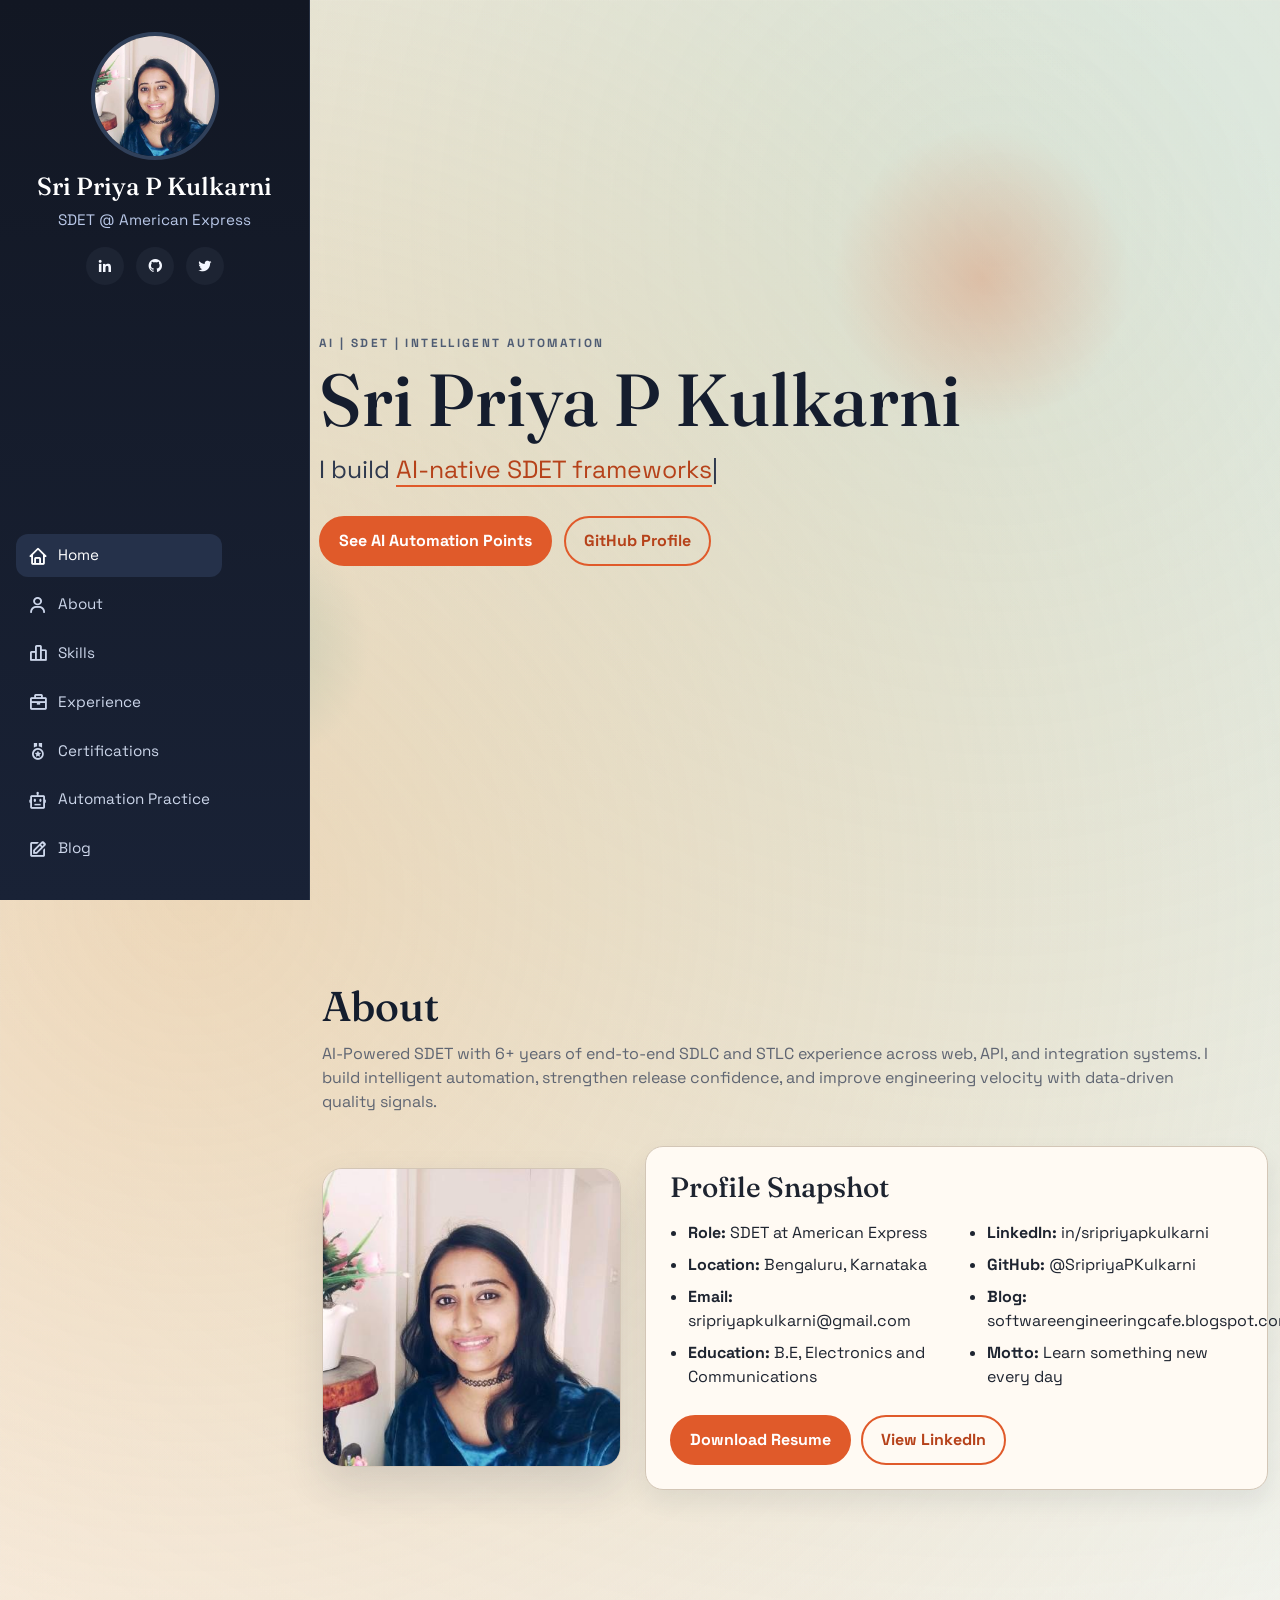
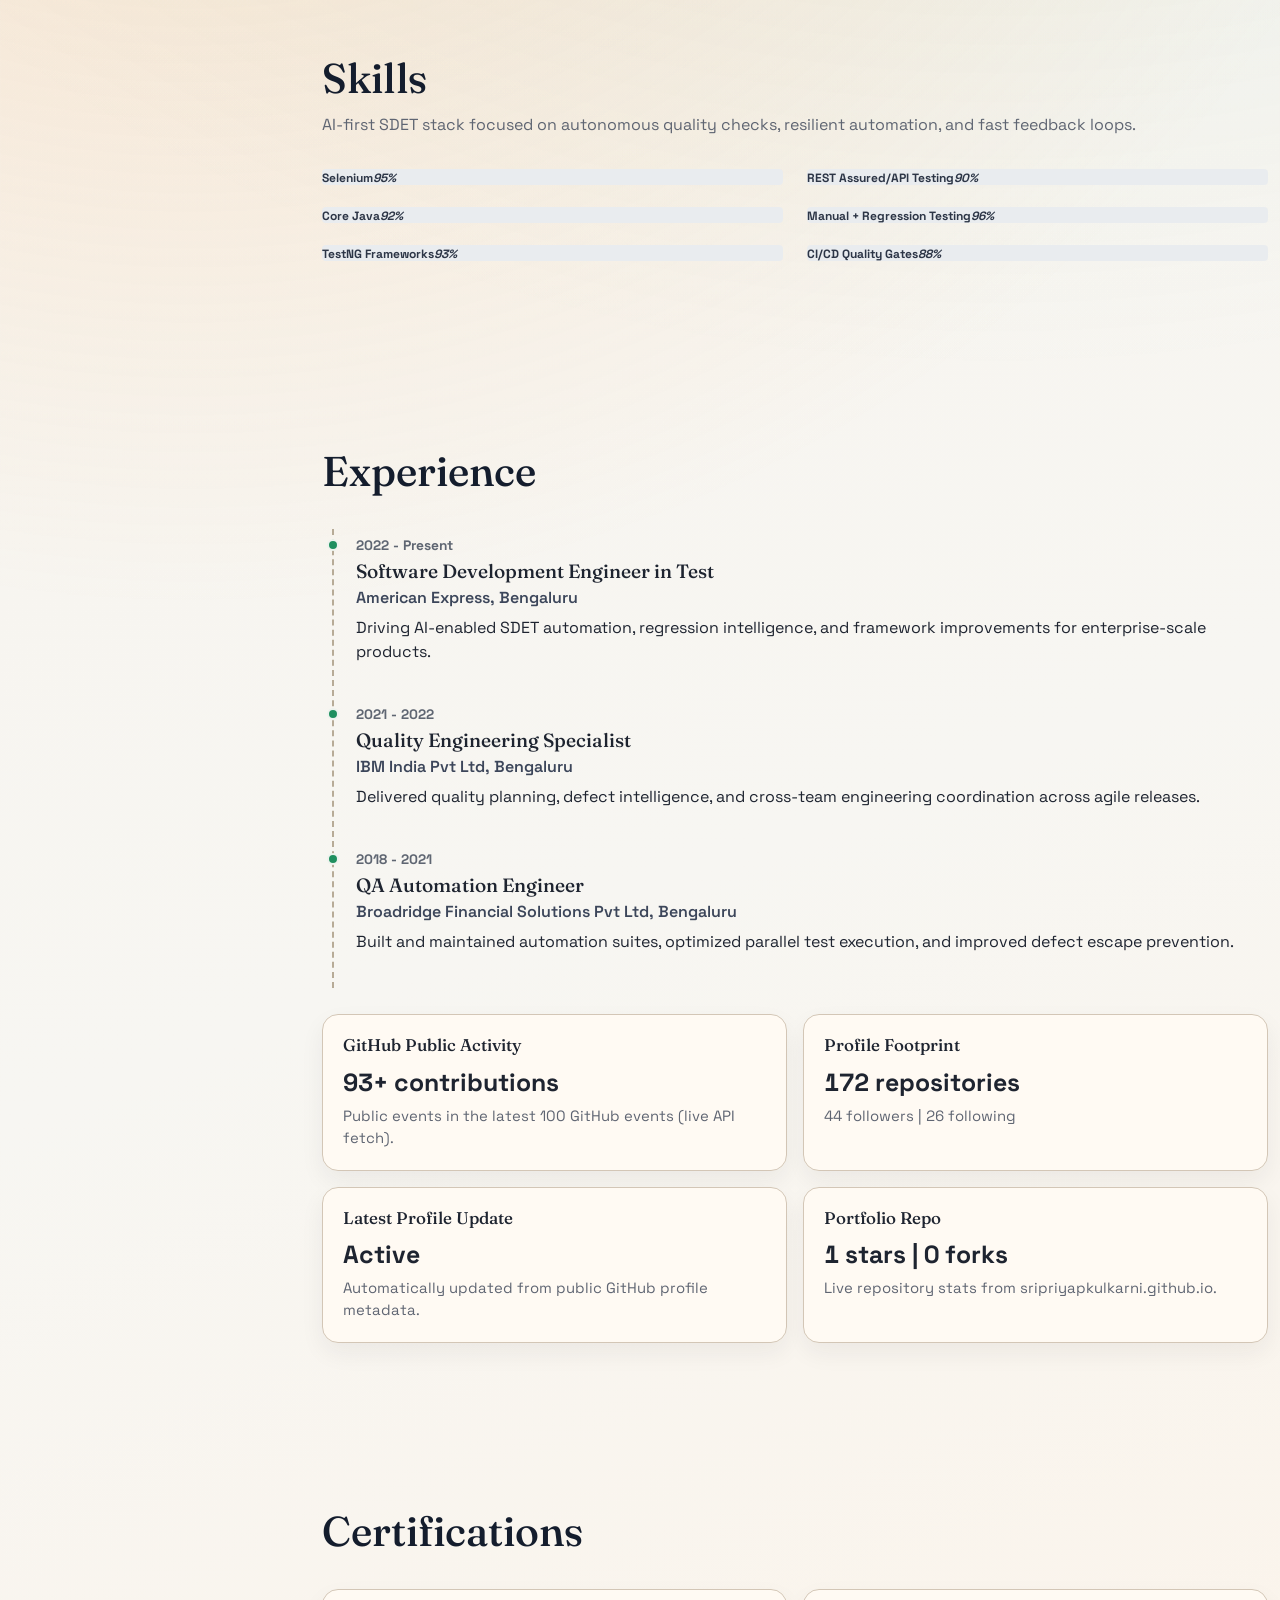
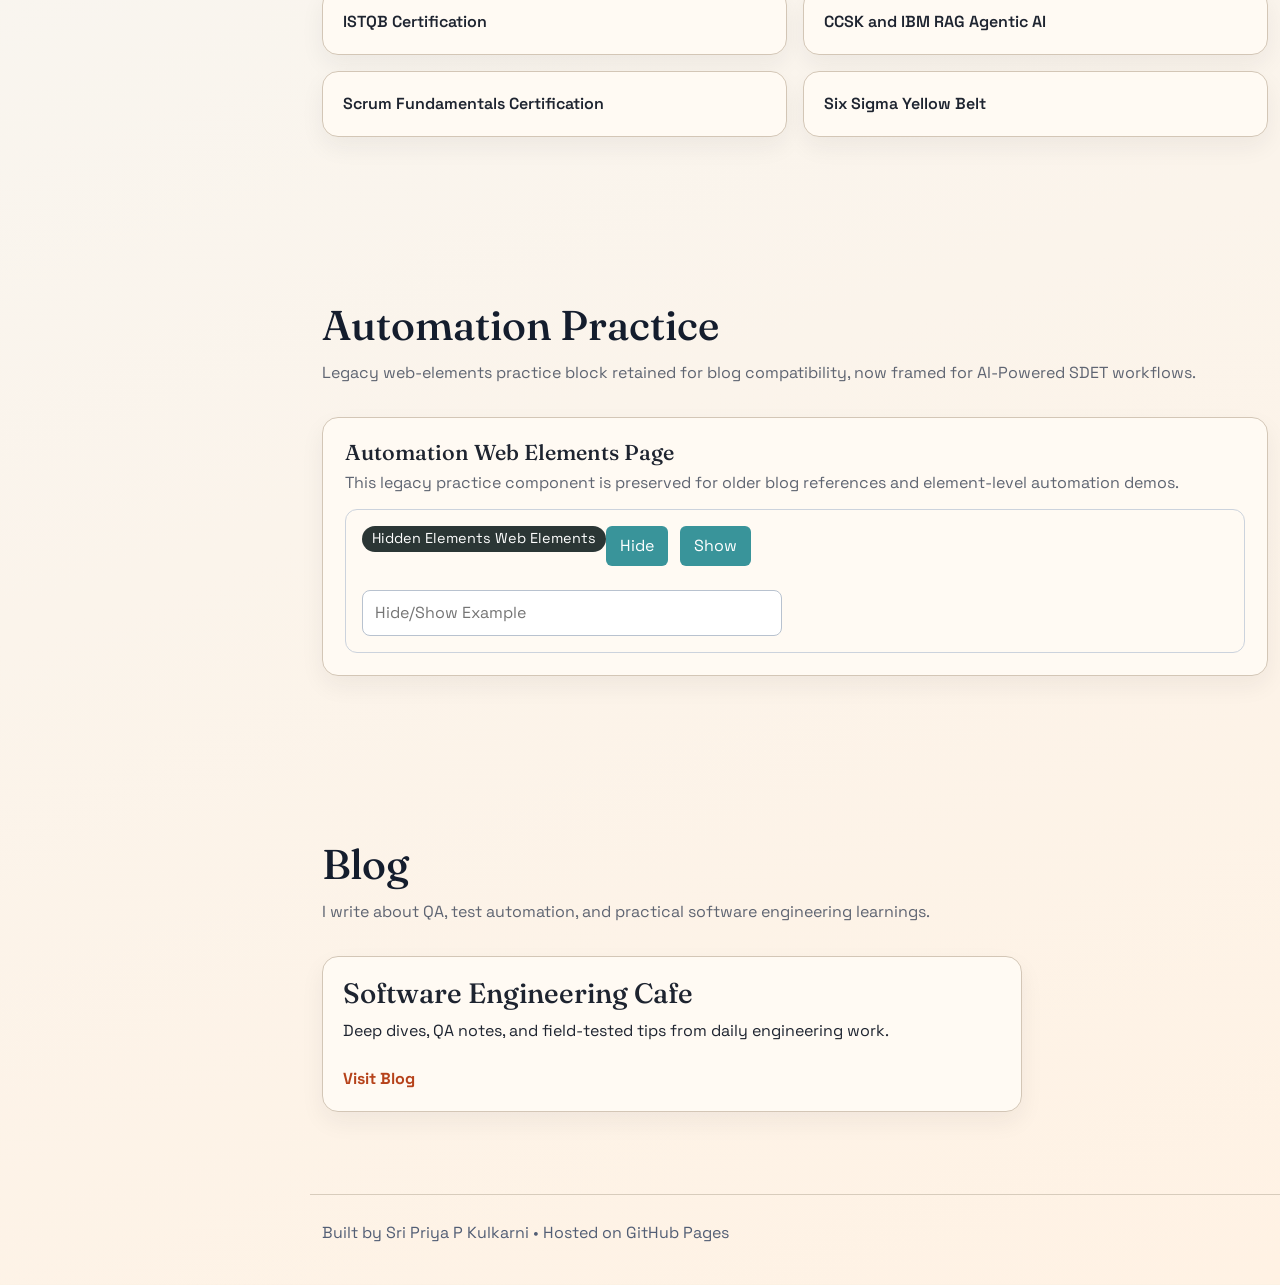
<file: index.html>
<!DOCTYPE html>
<html lang="en">
<head>
  <meta charset="utf-8">
  <meta content="width=device-width, initial-scale=1.0" name="viewport">
  <title>Sri Priya P Kulkarni | AI-Powered SDET Portfolio</title>
  <meta name="description" content="Portfolio of Sri Priya P Kulkarni, AI-Powered SDET at American Express. Intelligent automation, quality engineering, and AI-assisted testing workflows.">
  <meta name="keywords" content="SDET, QA Automation, Selenium, TestNG, API Testing, Bengaluru, American Express">
  <meta name="author" content="Sri Priya P Kulkarni">
  <meta name="theme-color" content="#e05a2a">
  <meta property="og:type" content="website">
  <meta property="og:title" content="Sri Priya P Kulkarni | AI-Powered SDET Portfolio">
  <meta property="og:description" content="AI-Powered SDET portfolio featuring intelligent automation practices and live GitHub activity.">
  <meta property="og:image" content="assets/img/priya.jpg">
  <meta name="twitter:card" content="summary_large_image">
  <meta name="twitter:title" content="Sri Priya P Kulkarni | AI-Powered SDET Portfolio">
  <meta name="twitter:description" content="AI-powered SDET, intelligent automation, and modern quality engineering insights.">
  <meta name="twitter:image" content="assets/img/priya.jpg">

  <link href="assets/img/favicon.png" rel="icon">
  <link href="assets/img/apple-touch-icon.png" rel="apple-touch-icon">

  <link rel="preconnect" href="https://fonts.googleapis.com">
  <link rel="preconnect" href="https://fonts.gstatic.com" crossorigin>
  <link href="https://fonts.googleapis.com/css2?family=Space+Grotesk:wght@400;500;700&amp;family=Fraunces:opsz,wght@9..144,500;9..144,700&amp;display=swap" rel="stylesheet">

  <link href="assets/vendor/aos/aos.css" rel="stylesheet">
  <link href="assets/vendor/bootstrap/css/bootstrap.min.css" rel="stylesheet">
  <link href="assets/vendor/bootstrap-icons/bootstrap-icons.css" rel="stylesheet">
  <link href="assets/vendor/boxicons/css/boxicons.min.css" rel="stylesheet">
  <link href="assets/css/style.css" rel="stylesheet">

  <script type="application/ld+json">
    {
      "@context": "https://schema.org",
      "@type": "Person",
      "name": "Sri Priya P Kulkarni",
      "jobTitle": "Software Development Engineer in Test",
      "email": "sripriyapkulkarni@gmail.com",
      "address": {
        "@type": "PostalAddress",
        "addressLocality": "Bengaluru",
        "addressRegion": "Karnataka",
        "addressCountry": "IN"
      },
      "sameAs": [
        "https://www.linkedin.com/in/sripriyapkulkarni/",
        "https://github.com/SripriyaPKulkarni",
        "https://softwareengineeringcafe.blogspot.com/"
      ]
    }
  </script>
</head>

<body>
  <i class="bi bi-list mobile-nav-toggle d-xl-none"></i>

  <header id="header">
    <div class="d-flex flex-column sidebar-shell">
      <div class="profile">
        <img src="assets/img/priya.jpg" alt="Sri Priya P Kulkarni" class="img-fluid rounded-circle" width="128" height="128">
        <h1 class="text-light"><a href="#hero" class="scrollto">Sri Priya P Kulkarni</a></h1>
        <p class="profile-tagline">SDET @ American Express</p>
        <div class="social-links mt-3 text-center">
          <a href="https://www.linkedin.com/in/sripriyapkulkarni/" class="linkedin" target="_blank" rel="noopener noreferrer" aria-label="LinkedIn"><i class="bx bxl-linkedin"></i></a>
          <a href="https://github.com/SripriyaPKulkarni" class="github" target="_blank" rel="noopener noreferrer" aria-label="GitHub"><i class="bx bxl-github"></i></a>
          <a href="https://twitter.com/Techiee12" class="twitter" target="_blank" rel="noopener noreferrer" aria-label="Twitter"><i class="bx bxl-twitter"></i></a>
        </div>
      </div>

      <nav id="navbar" class="nav-menu navbar">
        <ul>
          <li><a href="#hero" class="nav-link scrollto active"><i class="bx bx-home"></i> <span>Home</span></a></li>
          <li><a href="#about" class="nav-link scrollto"><i class="bx bx-user"></i> <span>About</span></a></li>
          <li><a href="#skills" class="nav-link scrollto"><i class="bx bx-bar-chart-alt-2"></i> <span>Skills</span></a></li>
          <li><a href="#portfolio" class="nav-link scrollto"><i class="bx bx-briefcase"></i> <span>Experience</span></a></li>
          <li><a href="#services" class="nav-link scrollto"><i class="bx bx-medal"></i> <span>Certifications</span></a></li>
          <li><a href="#practice" class="nav-link scrollto"><i class="bx bx-bot"></i> <span>Automation Practice</span></a></li>
          <li><a href="#contact" class="nav-link scrollto"><i class="bx bx-edit"></i> <span>Blog</span></a></li>
        </ul>
      </nav>
    </div>
  </header>

  <section id="hero" class="d-flex flex-column justify-content-center align-items-center">
    <div class="hero-container" data-aos="fade-up">
      <p class="eyebrow">AI | SDET | INTELLIGENT AUTOMATION</p>
      <h1>Sri Priya P Kulkarni</h1>
      <p class="hero-subtitle">I build <span class="typed" data-typed-items="AI-native SDET frameworks, resilient quality pipelines, autonomous test intelligence"></span></p>
      <div class="hero-cta-wrap">
        <a href="#practice" class="hero-cta scrollto">See AI Automation Points</a>
        <a href="https://github.com/SripriyaPKulkarni" class="hero-cta ghost" target="_blank" rel="noopener noreferrer">GitHub Profile</a>
      </div>
    </div>
  </section>

  <main id="main">
    <section id="about" class="about section-panel">
      <div class="container">
        <div class="section-title" data-aos="fade-up">
          <h2>About</h2>
          <p>AI-Powered SDET with 6+ years of end-to-end SDLC and STLC experience across web, API, and integration systems. I build intelligent automation, strengthen release confidence, and improve engineering velocity with data-driven quality signals.</p>
        </div>

        <div class="row align-items-center g-4">
          <div class="col-lg-4" data-aos="fade-right">
            <img src="assets/img/priya.jpg" class="img-fluid about-photo" alt="Sri Priya portrait" width="640" height="640" loading="lazy">
          </div>
          <div class="col-lg-8" data-aos="fade-left">
            <div class="about-card">
              <h3>Profile Snapshot</h3>
              <div class="row">
                <div class="col-md-6">
                  <ul>
                    <li><strong>Role:</strong> SDET at American Express</li>
                    <li><strong>Location:</strong> Bengaluru, Karnataka</li>
                    <li><strong>Email:</strong> sripriyapkulkarni@gmail.com</li>
                    <li><strong>Education:</strong> B.E, Electronics and Communications</li>
                  </ul>
                </div>
                <div class="col-md-6">
                  <ul>
                    <li><strong>LinkedIn:</strong> in/sripriyapkulkarni</li>
                    <li><strong>GitHub:</strong> @SripriyaPKulkarni</li>
                    <li><strong>Blog:</strong> softwareengineeringcafe.blogspot.com</li>
                    <li><strong>Motto:</strong> Learn something new every day</li>
                  </ul>
                </div>
              </div>
              <div class="resume-actions">
                <a class="hero-cta" href="assets/docs/SriPriya.pdf" download>Download Resume</a>
                <a class="hero-cta ghost" href="https://www.linkedin.com/in/sripriyapkulkarni/" target="_blank" rel="noopener noreferrer">View LinkedIn</a>
              </div>
            </div>
          </div>
        </div>
      </div>
    </section>

    <section id="skills" class="skills section-panel">
      <div class="container">
        <div class="section-title" data-aos="fade-up">
          <h2>Skills</h2>
          <p>AI-first SDET stack focused on autonomous quality checks, resilient automation, and fast feedback loops.</p>
        </div>

        <div class="row skills-content">
          <div class="col-lg-6" data-aos="fade-up">
            <div class="progress"><span class="skill">Selenium <i class="val">95%</i></span><div class="progress-bar-wrap"><div class="progress-bar" aria-valuenow="95" aria-valuemin="0" aria-valuemax="100"></div></div></div>
            <div class="progress"><span class="skill">Core Java <i class="val">92%</i></span><div class="progress-bar-wrap"><div class="progress-bar" aria-valuenow="92" aria-valuemin="0" aria-valuemax="100"></div></div></div>
            <div class="progress"><span class="skill">TestNG Frameworks <i class="val">93%</i></span><div class="progress-bar-wrap"><div class="progress-bar" aria-valuenow="93" aria-valuemin="0" aria-valuemax="100"></div></div></div>
          </div>
          <div class="col-lg-6" data-aos="fade-up" data-aos-delay="100">
            <div class="progress"><span class="skill">REST Assured/API Testing <i class="val">90%</i></span><div class="progress-bar-wrap"><div class="progress-bar" aria-valuenow="90" aria-valuemin="0" aria-valuemax="100"></div></div></div>
            <div class="progress"><span class="skill">Manual + Regression Testing <i class="val">96%</i></span><div class="progress-bar-wrap"><div class="progress-bar" aria-valuenow="96" aria-valuemin="0" aria-valuemax="100"></div></div></div>
            <div class="progress"><span class="skill">CI/CD Quality Gates <i class="val">88%</i></span><div class="progress-bar-wrap"><div class="progress-bar" aria-valuenow="88" aria-valuemin="0" aria-valuemax="100"></div></div></div>
          </div>
        </div>
      </div>
    </section>

    <section id="portfolio" class="portfolio section-panel">
      <div class="container">
        <div class="section-title" data-aos="fade-up">
          <h2>Experience</h2>
        </div>

        <div class="timeline" data-aos="fade-up" data-aos-delay="100">
          <article class="timeline-item">
            <span class="year">2022 - Present</span>
            <h3>Software Development Engineer in Test</h3>
            <p class="org">American Express, Bengaluru</p>
            <p>Driving AI-enabled SDET automation, regression intelligence, and framework improvements for enterprise-scale products.</p>
          </article>
          <article class="timeline-item">
            <span class="year">2021 - 2022</span>
            <h3>Quality Engineering Specialist</h3>
            <p class="org">IBM India Pvt Ltd, Bengaluru</p>
            <p>Delivered quality planning, defect intelligence, and cross-team engineering coordination across agile releases.</p>
          </article>
          <article class="timeline-item">
            <span class="year">2018 - 2021</span>
            <h3>QA Automation Engineer</h3>
            <p class="org">Broadridge Financial Solutions Pvt Ltd, Bengaluru</p>
            <p>Built and maintained automation suites, optimized parallel test execution, and improved defect escape prevention.</p>
          </article>
        </div>

        <div class="contrib-grid" data-aos="fade-up" data-aos-delay="150">
          <div class="contrib-card">
            <h4>GitHub Public Activity</h4>
            <p class="big" id="gh-public-events">Loading...</p>
            <p class="small">Public events in the latest 100 GitHub events (live API fetch).</p>
          </div>
          <div class="contrib-card">
            <h4>Profile Footprint</h4>
            <p class="big"><span id="gh-public-repos">172</span> repositories</p>
            <p class="small"><span id="gh-followers">44</span> followers | <span id="gh-following">26</span> following</p>
          </div>
          <div class="contrib-card">
            <h4>Latest Profile Update</h4>
            <p class="big" id="gh-updated-at">Active</p>
            <p class="small">Automatically updated from public GitHub profile metadata.</p>
          </div>
          <div class="contrib-card">
            <h4>Portfolio Repo</h4>
            <p class="big"><span id="gh-portfolio-stars">1</span> stars | <span id="gh-portfolio-forks">0</span> forks</p>
            <p class="small">Live repository stats from sripriyapkulkarni.github.io.</p>
          </div>
        </div>
      </div>
    </section>

    <section id="services" class="services section-panel">
      <div class="container">
        <div class="section-title" data-aos="fade-up">
          <h2>Certifications</h2>
        </div>
        <div class="cert-grid" data-aos="fade-up" data-aos-delay="100">
          <div class="cert-item">ISTQB Certification</div>
          <div class="cert-item">CCSK and IBM RAG Agentic AI </div>
          <div class="cert-item">Scrum Fundamentals Certification</div>
          <div class="cert-item">Six Sigma Yellow Belt</div>
        </div>
      </div>
    </section>

    <section id="practice" class="practice section-panel">
      <div class="container">
        <div class="section-title" data-aos="fade-up">
          <h2>Automation Practice</h2>
          <p>Legacy web-elements practice block retained for blog compatibility, now framed for AI-Powered SDET workflows.</p>
        </div>

        <div class="legacy-practice-wrap" data-aos="fade-up" data-aos-delay="120">
          <h3 class="legacy-title">Automation Web Elements Page</h3>
          <p class="legacy-note">This legacy practice component is preserved for older blog references and element-level automation demos.</p>

          <div class="legacy-practice-card left-align" id="hide-show-example-div">
            <fieldset>
              <legend>Hidden Elements Web Elements</legend>
              <input id="hide-textbox" class="btn-style class2" value="Hide" onclick="hideElement()" type="button">
              <input id="show-textbox" class="btn-style class2" value="Show" onclick="showElement()" type="button">
              <br><br>
              <input id="displayed-text" name="show-hide" class="inputs displayed-class" placeholder="Hide/Show Example" type="text">
            </fieldset>
          </div>
        </div>
      </div>
    </section>
    <section id="contact" class="contact section-panel">
      <div class="container">
        <div class="section-title" data-aos="fade-up">
          <h2>Blog</h2>
          <p>I write about QA, test automation, and practical software engineering learnings.</p>
        </div>
        <div class="blog-card" data-aos="fade-up" data-aos-delay="100">
          <h3>Software Engineering Cafe</h3>
          <p>Deep dives, QA notes, and field-tested tips from daily engineering work.</p>
          <a href="https://softwareengineeringcafe.blogspot.com/" target="_blank" rel="noopener noreferrer">Visit Blog</a>
        </div>
      </div>
    </section>
  </main>

  <footer id="footer">
    <div class="container">
      <div class="copyright">
        <span>Built by Sri Priya P Kulkarni • Hosted on GitHub Pages</span>
      </div>
    </div>
  </footer>

  <a href="#" class="back-to-top d-flex align-items-center justify-content-center" aria-label="Back to top"><i class="bi bi-arrow-up-short"></i></a>

  <script src="assets/vendor/aos/aos.js" defer></script>
  <script src="assets/vendor/bootstrap/js/bootstrap.bundle.min.js" defer></script>
  <script src="assets/vendor/typed.js/typed.min.js" defer></script>
  <script src="assets/js/main.js" defer></script>
</body>
</html>
</file>
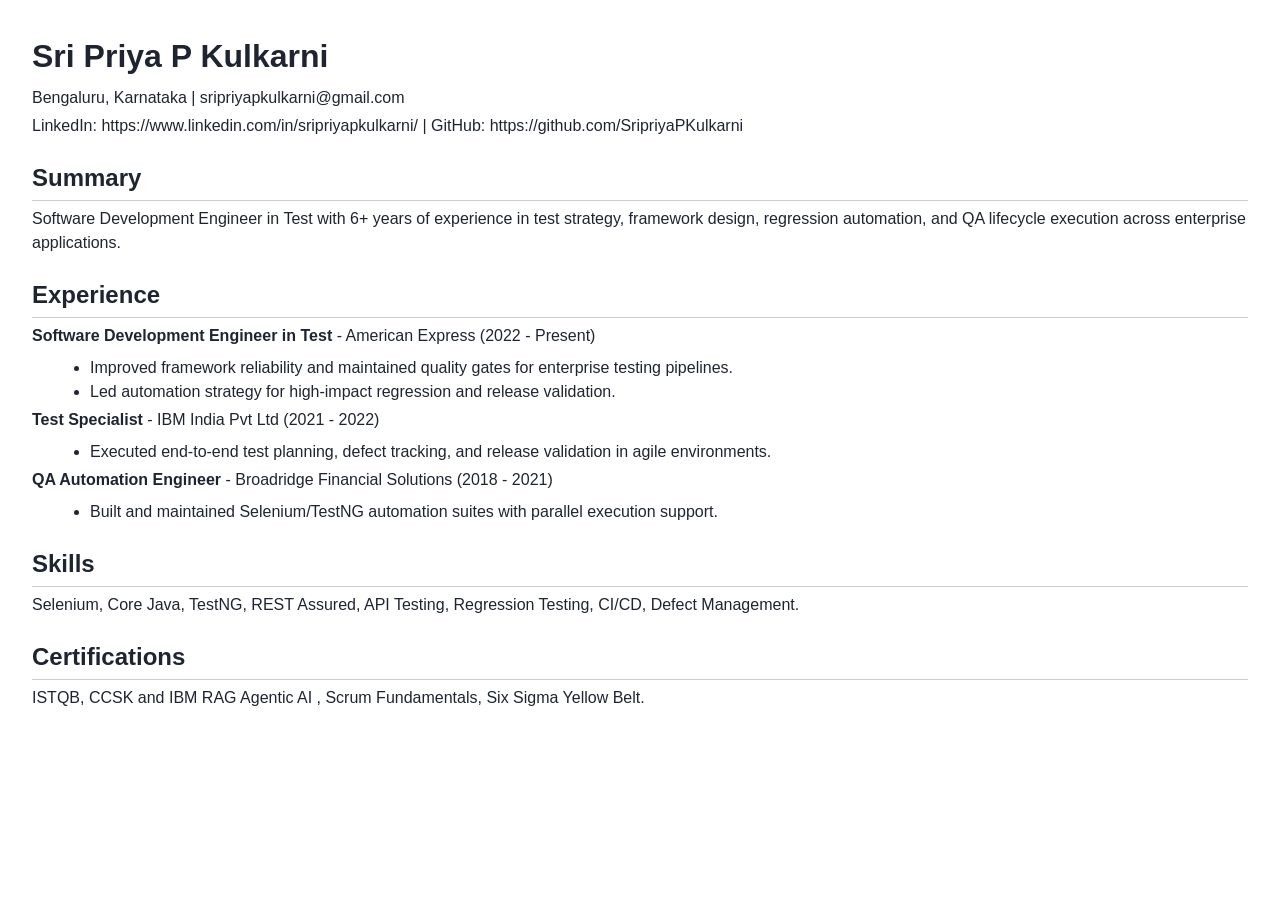
<file: assets/docs/sri-priya-kulkarni-resume.html>
<!DOCTYPE html>
<html lang="en">
<head>
  <meta charset="utf-8">
  <meta name="viewport" content="width=device-width, initial-scale=1.0">
  <title>Sri Priya P Kulkarni - Resume</title>
  <style>
    body { font-family: Arial, sans-serif; margin: 32px; color: #1f2530; line-height: 1.5; }
    h1, h2 { margin-bottom: 6px; }
    h2 { margin-top: 22px; border-bottom: 1px solid #ccc; padding-bottom: 4px; }
    p { margin: 4px 0; }
    ul { margin: 8px 0 0 18px; }
  </style>
</head>
<body>
  <h1>Sri Priya P Kulkarni</h1>
  <p>Bengaluru, Karnataka | sripriyapkulkarni@gmail.com</p>
  <p>LinkedIn: https://www.linkedin.com/in/sripriyapkulkarni/ | GitHub: https://github.com/SripriyaPKulkarni</p>

  <h2>Summary</h2>
  <p>Software Development Engineer in Test with 6+ years of experience in test strategy, framework design, regression automation, and QA lifecycle execution across enterprise applications.</p>

  <h2>Experience</h2>
  <p><strong>Software Development Engineer in Test</strong> - American Express (2022 - Present)</p>
  <ul>
    <li>Improved framework reliability and maintained quality gates for enterprise testing pipelines.</li>
    <li>Led automation strategy for high-impact regression and release validation.</li>
  </ul>
  <p><strong>Test Specialist</strong> - IBM India Pvt Ltd (2021 - 2022)</p>
  <ul>
    <li>Executed end-to-end test planning, defect tracking, and release validation in agile environments.</li>
  </ul>
  <p><strong>QA Automation Engineer</strong> - Broadridge Financial Solutions (2018 - 2021)</p>
  <ul>
    <li>Built and maintained Selenium/TestNG automation suites with parallel execution support.</li>
  </ul>

  <h2>Skills</h2>
  <p>Selenium, Core Java, TestNG, REST Assured, API Testing, Regression Testing, CI/CD, Defect Management.</p>

  <h2>Certifications</h2>
  <p>ISTQB, CCSK and IBM RAG Agentic AI , Scrum Fundamentals, Six Sigma Yellow Belt.</p>
</body>
</html>
</file>
<file: assets/css/style.css>
:root {
  --bg: #f6efe5;
  --ink: #1e2430;
  --accent: #e05a2a;
  --accent-deep: #b6421a;
  --muted: #5f6572;
  --panel: #fffaf3;
  --line: #d3c6b6;
  --sidebar: #121723;
  --sidebar-soft: #1d2433;
  --ok: #1f8f5f;
}

* {
  box-sizing: border-box;
}

html {
  scroll-behavior: smooth;
}

body {
  margin: 0;
  font-family: "Space Grotesk", sans-serif;
  color: var(--ink);
  background:
    radial-gradient(circle at 15% 20%, rgba(240, 157, 71, 0.28), transparent 35%),
    radial-gradient(circle at 78% 5%, rgba(115, 189, 170, 0.24), transparent 40%),
    linear-gradient(160deg, #f8f1e8 0%, #f7f6f2 55%, #fff2e4 100%);
}

a {
  color: var(--accent-deep);
  text-decoration: none;
}

a:hover {
  color: var(--accent);
}

h1,
h2,
h3,
h4,
h5,
h6 {
  font-family: "Fraunces", serif;
  margin-top: 0;
}

#header {
  position: fixed;
  top: 0;
  left: 0;
  bottom: 0;
  width: 310px;
  padding: 24px 16px;
  background: linear-gradient(180deg, var(--sidebar) 0%, #192236 100%);
  border-right: 1px solid #273144;
  z-index: 999;
  overflow-y: auto;
}

.sidebar-shell {
  min-height: 100%;
  justify-content: space-between;
}

#header .profile img {
  width: 128px;
  height: 128px;
  object-fit: cover;
  border: 4px solid #30405a;
  margin: 8px auto 12px;
  display: block;
}

#header .profile h1 {
  font-size: 1.55rem;
  text-align: center;
  line-height: 1.15;
}

#header .profile h1 a {
  color: #fff;
}

.profile-tagline {
  color: #b9c8e8;
  text-align: center;
  margin: 0;
  font-size: 0.95rem;
}

#header .social-links a {
  display: inline-flex;
  align-items: center;
  justify-content: center;
  width: 38px;
  height: 38px;
  margin: 0 4px;
  border-radius: 50%;
  color: #f4f7ff;
  background: var(--sidebar-soft);
  transition: transform 0.25s ease, background 0.25s ease;
}

#header .social-links a:hover {
  background: var(--accent);
  transform: translateY(-2px);
}

.nav-menu {
  padding: 26px 0 0;
}

.nav-menu ul {
  margin: 0;
  padding: 0;
  list-style: none;
}

.nav-menu li {
  margin-bottom: 6px;
}

.nav-menu a {
  display: flex;
  align-items: center;
  gap: 10px;
  padding: 10px 12px;
  border-radius: 12px;
  color: #ccd6ea;
  transition: background 0.2s ease, color 0.2s ease;
  font-size: 0.95rem;
}

.nav-menu a i {
  font-size: 1.25rem;
}

.nav-menu a:hover,
.nav-menu a.active {
  background: #25314a;
  color: #fff;
}

.mobile-nav-toggle {
  position: fixed;
  right: 14px;
  top: 14px;
  z-index: 1000;
  width: 42px;
  height: 42px;
  border: 0;
  border-radius: 50%;
  background: var(--accent);
  color: #fff;
  display: inline-flex;
  align-items: center;
  justify-content: center;
  cursor: pointer;
  box-shadow: 0 10px 18px rgba(0, 0, 0, 0.2);
}

#main {
  margin-left: 310px;
}

#hero {
  min-height: 100vh;
  padding: 70px 8vw;
  position: relative;
  display: flex;
  align-items: center;
}

#hero::before,
#hero::after {
  content: "";
  position: absolute;
  border-radius: 50%;
  pointer-events: none;
}

#hero::before {
  width: 340px;
  height: 340px;
  right: 10%;
  top: 12%;
  background: radial-gradient(circle, rgba(224, 90, 42, 0.26), transparent 62%);
}

#hero::after {
  width: 290px;
  height: 290px;
  left: 8%;
  bottom: 12%;
  background: radial-gradient(circle, rgba(52, 132, 114, 0.2), transparent 60%);
}

.hero-container {
  max-width: 880px;
  position: relative;
  z-index: 2;
}

.eyebrow {
  letter-spacing: 0.2em;
  font-size: 0.74rem;
  font-weight: 700;
  color: #4f5c73;
  margin-bottom: 14px;
}

#hero h1 {
  font-size: clamp(2.2rem, 6vw, 4.6rem);
  line-height: 0.95;
  margin-bottom: 16px;
  color: #151d2e;
}

.hero-subtitle {
  font-size: clamp(1rem, 2.2vw, 1.55rem);
  color: #2f394e;
  max-width: 740px;
}

.hero-subtitle .typed {
  color: var(--accent-deep);
  border-bottom: 2px solid var(--accent);
}

.hero-cta-wrap {
  display: flex;
  gap: 12px;
  margin-top: 28px;
  flex-wrap: wrap;
}

.hero-cta {
  display: inline-block;
  padding: 11px 18px;
  border-radius: 999px;
  font-weight: 700;
  color: #fff;
  background: var(--accent);
  border: 2px solid var(--accent);
  transition: transform 0.2s ease, background 0.2s ease;
}

.hero-cta:hover {
  background: var(--accent-deep);
  color: #fff;
  transform: translateY(-2px);
}

.hero-cta.ghost {
  color: var(--accent-deep);
  background: transparent;
}

.hero-cta.ghost:hover {
  color: #fff;
  background: var(--accent);
}

.section-panel {
  padding: 82px 0;
}

.section-title {
  margin-bottom: 32px;
}

.section-title h2 {
  font-size: clamp(1.8rem, 3.4vw, 2.6rem);
  color: #141d2d;
  margin-bottom: 10px;
}

.section-title p {
  color: var(--muted);
  max-width: 900px;
}

.about-photo {
  border-radius: 20px;
  border: 1px solid var(--line);
  box-shadow: 0 20px 40px rgba(39, 48, 69, 0.14);
}

.about-card {
  background: var(--panel);
  border: 1px solid var(--line);
  border-radius: 18px;
  padding: 24px;
  box-shadow: 0 12px 24px rgba(28, 36, 54, 0.08);
}

.about-card h3 {
  margin-bottom: 16px;
}

.about-card ul {
  margin: 0;
  padding-left: 18px;
}

.about-card li {
  margin-bottom: 8px;
}

.resume-actions {
  margin-top: 18px;
  display: flex;
  gap: 10px;
  flex-wrap: wrap;
}

.skills-content .progress {
  margin-bottom: 22px;
}

.skills-content .skill {
  display: flex;
  justify-content: space-between;
  margin-bottom: 8px;
  color: #2c3546;
  font-weight: 700;
}

.progress-bar-wrap {
  height: 12px;
  border-radius: 999px;
  background: #eadfce;
  overflow: hidden;
}

.progress-bar {
  width: 0;
  height: 100%;
  background: linear-gradient(90deg, #f07d4e 0%, #d84f26 100%);
  transition: width 1s ease;
}

.timeline {
  border-left: 2px dashed #b7ab97;
  margin-left: 10px;
  padding-left: 22px;
}

.timeline-item {
  position: relative;
  padding: 4px 0 18px;
}

.timeline-item::before {
  content: "";
  position: absolute;
  width: 12px;
  height: 12px;
  border-radius: 50%;
  left: -29px;
  top: 10px;
  background: var(--ok);
  border: 2px solid #edf3ee;
}

.timeline-item .year {
  font-size: 0.86rem;
  color: #5f6672;
  font-weight: 700;
}

.timeline-item h3 {
  font-size: 1.2rem;
  margin: 3px 0;
}

.timeline-item .org {
  color: #3c465a;
  font-weight: 600;
  margin-bottom: 6px;
}

.contrib-grid,
.cert-grid,
.practice-grid {
  display: grid;
  grid-template-columns: repeat(2, minmax(0, 1fr));
  gap: 16px;
  margin-top: 26px;
}

.contrib-card,
.cert-item,
.practice-card,
.blog-card {
  background: var(--panel);
  border: 1px solid var(--line);
  border-radius: 16px;
  padding: 20px;
  box-shadow: 0 10px 24px rgba(32, 39, 52, 0.06);
}

.contrib-card h4 {
  font-size: 1.06rem;
  margin-bottom: 8px;
}

.contrib-card .big {
  font-size: 1.55rem;
  font-weight: 700;
  margin-bottom: 4px;
}

.contrib-card .small {
  font-size: 0.93rem;
  color: var(--muted);
  margin: 0;
}

#gh-public-events,
#gh-public-repos,
#gh-followers,
#gh-following,
#gh-updated-at,
#gh-portfolio-stars,
#gh-portfolio-forks {
  font-variant-numeric: tabular-nums;
}

.cert-item {
  font-weight: 600;
}

.practice-card i {
  font-size: 1.5rem;
  color: var(--accent);
}

.practice-card h3 {
  font-size: 1.15rem;
  margin: 10px 0 6px;
}

.practice-card p {
  margin: 0;
  color: var(--muted);
}

.legacy-practice-wrap {
  background: var(--panel);
  border: 1px solid var(--line);
  border-radius: 16px;
  padding: 22px;
  box-shadow: 0 10px 24px rgba(32, 39, 52, 0.06);
}

.legacy-title {
  font-size: 1.35rem;
  margin-bottom: 6px;
}

.legacy-note {
  color: var(--muted);
  margin-bottom: 14px;
}

.legacy-practice-card fieldset {
  border: 1px solid #ccd3dd;
  border-radius: 12px;
  padding: 16px;
}

.legacy-practice-card legend {
  width: auto;
  margin: 0;
  padding: 2px 10px;
  border-radius: 99px;
  background: #2b3635;
  color: #fff;
  font-size: 0.9rem;
}

.btn-style {
  background: #39949a;
  color: #fff;
  border: 0;
  border-radius: 6px;
  padding: 8px 14px;
  margin-right: 8px;
}

.inputs {
  border: 1px solid #b8c2cf;
  border-radius: 8px;
  padding: 10px 12px;
  min-width: min(420px, 100%);
}

.blog-card {
  max-width: 700px;
}

.blog-card h3 {
  margin-bottom: 8px;
}

.blog-card a {
  display: inline-block;
  margin-top: 8px;
  font-weight: 700;
}

#footer {
  margin-left: 310px;
  border-top: 1px solid #d8ccbc;
  padding: 26px 0 40px;
  color: #525e75;
}

.back-to-top {
  position: fixed;
  right: 16px;
  bottom: 16px;
  width: 44px;
  height: 44px;
  border-radius: 50%;
  color: #fff;
  background: var(--accent);
  opacity: 0;
  visibility: hidden;
  transition: opacity 0.25s ease;
  z-index: 990;
}

.back-to-top.active {
  opacity: 1;
  visibility: visible;
}

@media (max-width: 1199px) {
  #header {
    left: -310px;
  }

  .mobile-nav-active #header {
    left: 0;
  }

  #main,
  #footer {
    margin-left: 0;
  }

  #hero {
    padding: 80px 22px;
  }
}

@media (max-width: 900px) {
  .contrib-grid,
  .cert-grid,
  .practice-grid {
    grid-template-columns: 1fr;
  }

  .section-panel {
    padding: 70px 0;
  }
}

@media (max-width: 480px) {
  .hero-cta-wrap {
    flex-direction: column;
    align-items: flex-start;
  }

  .hero-cta {
    width: 100%;
    text-align: center;
  }
}
</file>
